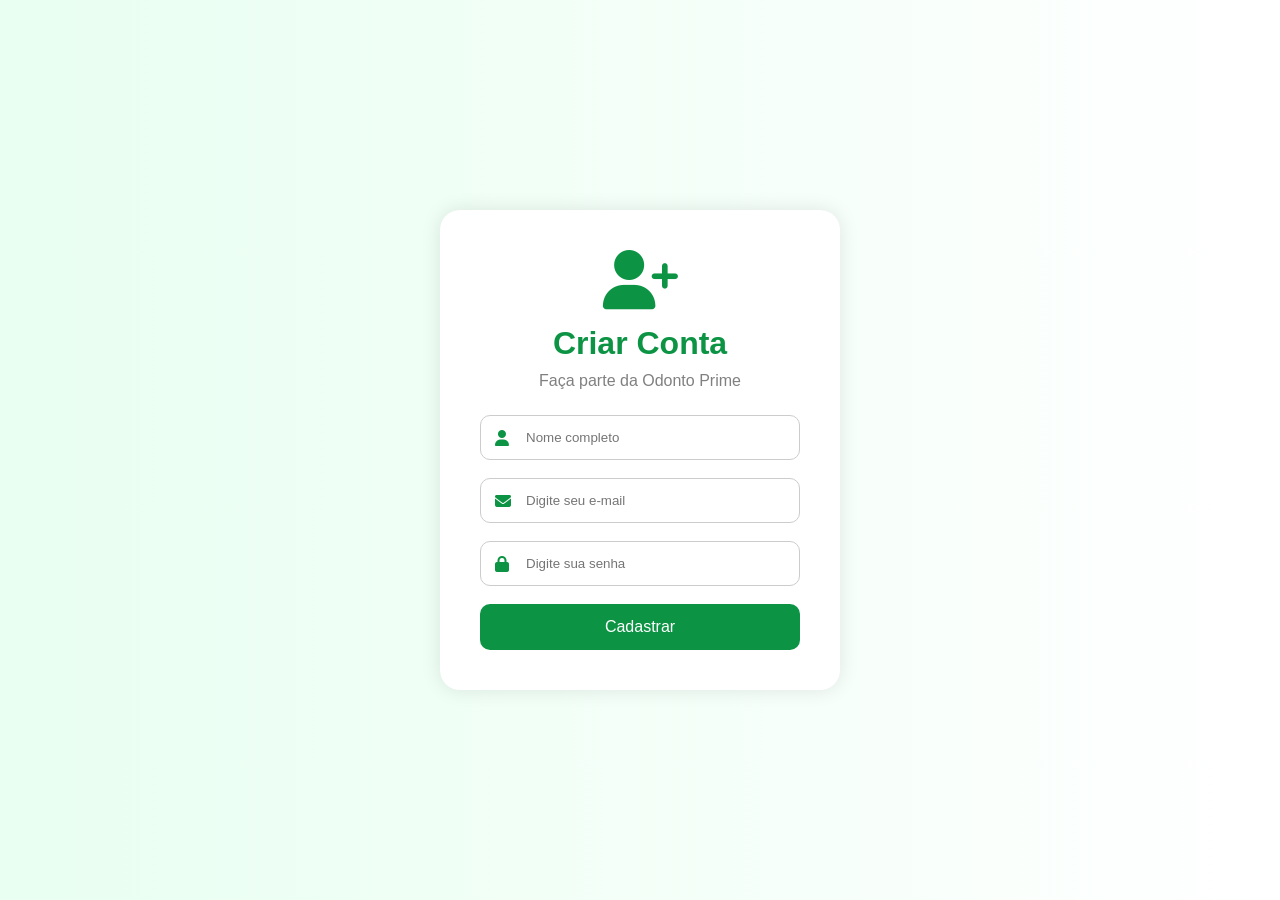
<file: cadastro.html>
<!DOCTYPE html>
<html lang="pt-br">
<head>

<meta charset="UTF-8">
<title>Cadastro</title>

<link rel="stylesheet" href="style.css">

<link rel="stylesheet"
href="https://cdnjs.cloudflare.com/ajax/libs/font-awesome/6.5.1/css/all.min.css">

</head>

<body class="bg-login">

<div class="login-box">

    <div class="logo-area">

        <i class="fa-solid fa-user-plus"></i>

        <h1>Criar Conta</h1>

        <p>
            Faça parte da Odonto Prime
        </p>

    </div>

    <div class="input-box">

        <i class="fa-solid fa-user"></i>

        <input
        type="text"
        id="nome"
        placeholder="Nome completo">

    </div>

    <div class="input-box">

        <i class="fa-solid fa-envelope"></i>

        <input
        type="email"
        id="email"
        placeholder="Digite seu e-mail">

    </div>

    <div class="input-box">

        <i class="fa-solid fa-lock"></i>

        <input
        type="password"
        id="senha"
        placeholder="Digite sua senha">

    </div>

    <button onclick="cadastrar()">
        Cadastrar
    </button>

</div>

<script src="auth.js"></script>

</body>
</html>
</file>
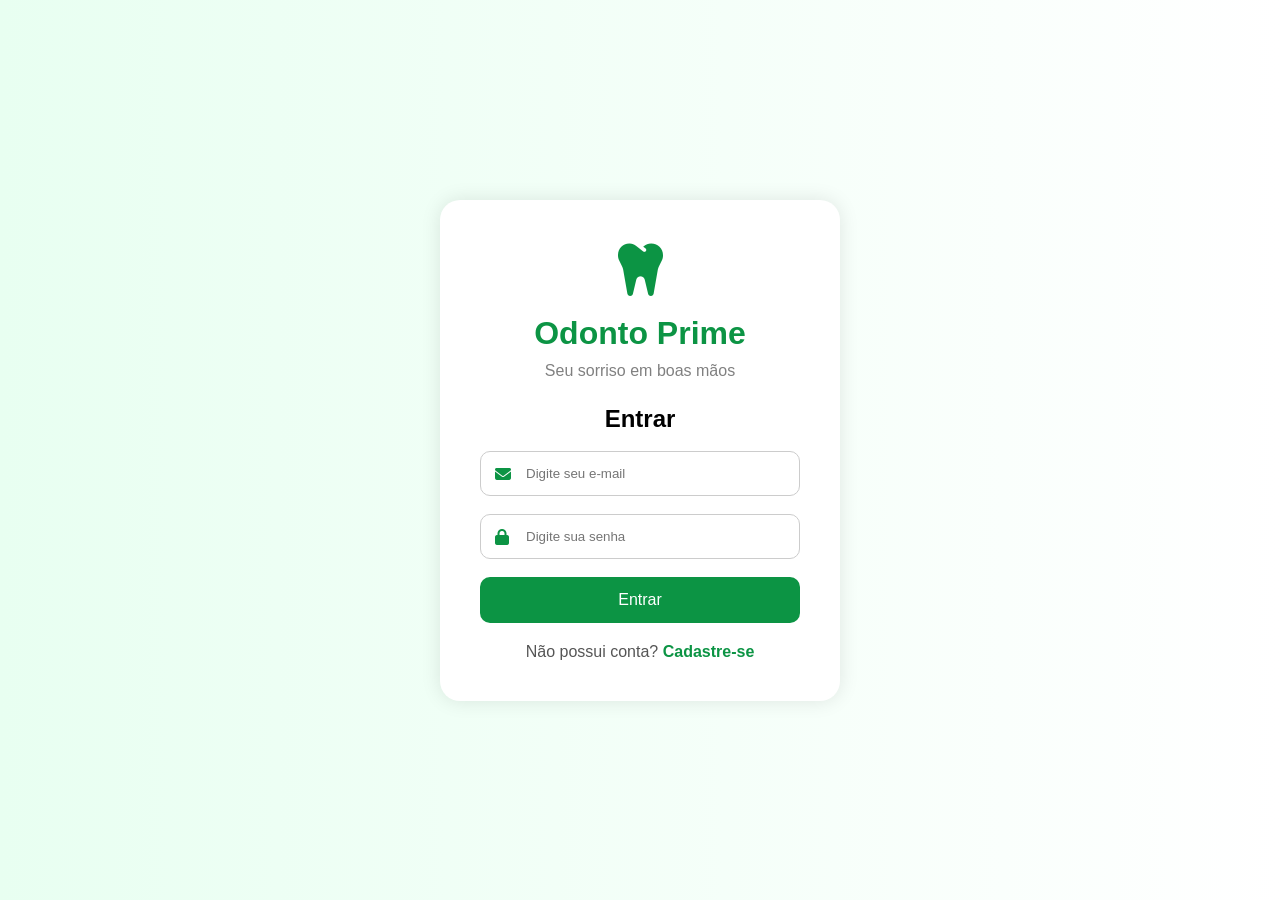
<file: login.html>
<!DOCTYPE html>
<html lang="pt-br">
<head>

<meta charset="UTF-8">
<title>Login - Odonto Prime</title>

<link rel="stylesheet" href="style.css">

<link rel="stylesheet"
href="https://cdnjs.cloudflare.com/ajax/libs/font-awesome/6.5.1/css/all.min.css">

</head>

<body class="bg-login">

<div class="login-box">

    <div class="logo-area">
        <i class="fa-solid fa-tooth"></i>
        <h1>Odonto Prime</h1>
        <p>
            Seu sorriso em boas mãos
        </p>
    </div>

    <h2>Entrar</h2>

    <div class="input-box">

        <i class="fa-solid fa-envelope"></i>

        <input
        type="email"
        id="email"
        placeholder="Digite seu e-mail">

    </div>

    <div class="input-box">

        <i class="fa-solid fa-lock"></i>

        <input
        type="password"
        id="senha"
        placeholder="Digite sua senha">

    </div>

    <button onclick="login()">
        Entrar
    </button>

    <p class="link">
        Não possui conta?

        <a href="cadastro.html">
            Cadastre-se
        </a>
    </p>

</div>

<script src="auth.js"></script>

</body>
</html>
</file>
<file: style.css>
/* RESET */

*{
    margin:0;
    padding:0;
    box-sizing:border-box;
    font-family:Arial, Helvetica, sans-serif;
}


/* BODY */

body{
    background:linear-gradient(
    to right,
    #e8fff1,
    #ffffff);

    min-height:100vh;
}


/* HEADER */

header{

    background:#0c9444;

    color:white;

    padding:20px 40px;

    display:flex;

    justify-content:space-between;

    align-items:center;

    box-shadow:0 2px 10px rgba(0,0,0,.1);
}

header h1{
    font-size:28px;
}

header nav a{

    color:white;

    text-decoration:none;

    margin-left:20px;

    font-weight:bold;

    transition:.3s;
}

header nav a:hover{
    opacity:.8;
}


/* BANNER */

.banner{

    height:500px;

    background:
    linear-gradient(
    rgba(0,0,0,.5),
    rgba(0,0,0,.5)),

    url('../img/banner.jpg');

    background-size:cover;

    background-position:center;

    display:flex;

    align-items:center;

    justify-content:center;

    text-align:center;

    color:white;

    padding:20px;
}

.banner-texto{
    animation:subir 1s;
}

.banner h2{

    font-size:55px;

    margin-bottom:20px;
}

.banner p{

    font-size:20px;

    margin-bottom:20px;
}


/* BOTÃO */

.btn{

    display:inline-block;

    padding:15px 35px;

    background:#0c9444;

    color:white;

    text-decoration:none;

    border-radius:10px;

    transition:.3s;
}

.btn:hover{

    background:#087536;

    transform:scale(1.05);
}


/* BENEFÍCIOS */

.beneficios{

    display:flex;

    justify-content:center;

    gap:30px;

    padding:60px 20px;

    flex-wrap:wrap;
}

.card{

    width:250px;

    background:white;

    padding:30px;

    border-radius:20px;

    text-align:center;

    box-shadow:0 0 15px rgba(0,0,0,.1);

    transition:.3s;
}

.card:hover{

    transform:translateY(-8px);
}

.card i{

    font-size:50px;

    color:#0c9444;

    margin-bottom:20px;
}

.card h3{
    color:#333;
}


/* LOGIN E CADASTRO */

.bg-login{

    display:flex;

    justify-content:center;

    align-items:center;

    height:100vh;
}

.login-box{

    width:400px;

    background:white;

    padding:40px;

    border-radius:20px;

    box-shadow:0 0 20px rgba(0,0,0,.1);

    text-align:center;

    animation:subir 1s;
}


/* LOGO */

.logo-area i{

    font-size:60px;

    color:#0c9444;

    margin-bottom:15px;
}

.logo-area h1{

    color:#0c9444;

    margin-bottom:10px;
}

.logo-area p{

    color:gray;

    margin-bottom:25px;
}


/* INPUTS */

.input-box{

    position:relative;

    margin:18px 0;
}

.input-box i{

    position:absolute;

    left:15px;

    top:15px;

    color:#0c9444;
}

.input-box input{

    width:100%;

    padding:14px 14px 14px 45px;

    border:1px solid #ccc;

    border-radius:10px;

    outline:none;

    transition:.3s;
}

.input-box input:focus{

    border-color:#0c9444;
}


/* BOTÕES */

button{

    width:100%;

    padding:14px;

    background:#0c9444;

    color:white;

    border:none;

    border-radius:10px;

    cursor:pointer;

    font-size:16px;

    transition:.3s;
}

button:hover{

    background:#087536;

    transform:scale(1.02);
}


/* LINKS */

.link{

    margin-top:20px;

    color:#555;
}

.link a{

    color:#0c9444;

    text-decoration:none;

    font-weight:bold;
}


/* CONTAINER */

.container{

    width:450px;

    margin:50px auto;

    background:white;

    padding:35px;

    border-radius:20px;

    box-shadow:0 0 15px rgba(0,0,0,.1);

    animation:subir 1s;
}

.container h2{

    text-align:center;

    margin-bottom:25px;

    color:#0c9444;
}

.container input{

    width:100%;

    margin:10px 0;

    padding:14px;

    border:1px solid #ccc;

    border-radius:10px;

    outline:none;
}


/* TÍTULOS */

.titulo{

    text-align:center;

    margin-top:40px;

    color:#0c9444;

    font-size:32px;
}


/* CARDS DOS MÉDICOS */

.medicos{

    display:flex;

    justify-content:center;

    gap:25px;

    padding:40px;

    flex-wrap:wrap;
}

.medico-card{

    width:300px;

    background:white;

    border-radius:20px;

    padding:20px;

    box-shadow:0 0 15px rgba(0,0,0,.1);

    transition:.3s;

    animation:subir 1s;

    text-align:center;
}

.medico-card:hover{

    transform:translateY(-8px);
}

.medico-card h3{

    color:#0c9444;

    margin-bottom:10px;
}

.medico-card p{

    margin-bottom:10px;

    color:#555;
}

.medico-card input{

    width:100%;

    margin:8px 0;

    padding:10px;

    border-radius:8px;

    border:1px solid #ccc;
}


/* ÍCONE DOS MÉDICOS */

.icone-medico{

    width:120px;

    height:120px;

    background:#e8fff1;

    border-radius:50%;

    display:flex;

    justify-content:center;

    align-items:center;

    margin:0 auto 20px auto;
}

.icone-medico i{

    font-size:55px;

    color:#0c9444;
}


/* DASHBOARD ADM */

.dashboard{

    display:flex;

    justify-content:center;

    gap:30px;

    padding:40px;

    flex-wrap:wrap;
}

.dashboard-card{

    width:400px;

    background:white;

    padding:30px;

    border-radius:20px;

    box-shadow:0 0 15px rgba(0,0,0,.1);

    transition:.3s;
}

.dashboard-card:hover{

    transform:translateY(-5px);
}

.dashboard-card i{

    font-size:45px;

    color:#0c9444;

    margin-bottom:20px;
}

.dashboard-card h3{

    margin-bottom:20px;

    color:#333;
}


/* ÁREA MÉDICA */

.medico-dashboard{

    padding:40px;
}

.welcome-box{

    background:white;

    padding:30px;

    border-radius:20px;

    margin-bottom:30px;

    box-shadow:0 0 15px rgba(0,0,0,.1);

    animation:subir 1s;
}

.welcome-box h2{

    color:#0c9444;

    margin-bottom:10px;
}

.welcome-box p{

    color:#666;
}

.consultas-box{

    background:white;

    padding:30px;

    border-radius:20px;

    box-shadow:0 0 15px rgba(0,0,0,.1);
}

.consultas-box h3{

    margin-bottom:20px;

    color:#0c9444;
}


/* CONSULTAS */

.consulta-card{

    background:#f5fff7;

    padding:20px;

    border-radius:15px;

    margin-top:15px;

    border-left:5px solid #0c9444;

    transition:.3s;
}

.consulta-card:hover{

    transform:scale(1.02);
}

.consulta-card h4{

    color:#0c9444;

    margin-bottom:10px;
}

.consulta-card p{

    margin-bottom:8px;

    color:#555;
}


/* CONSULTAS USUÁRIO */

#consultas{

    display:flex;

    justify-content:center;

    gap:20px;

    flex-wrap:wrap;

    padding:30px;
}


/* ANIMAÇÃO */

@keyframes subir{

    from{

        opacity:0;

        transform:translateY(30px);
    }

    to{

        opacity:1;

        transform:translateY(0);
    }
}


/* RESPONSIVIDADE */

@media(max-width:768px){

    header{

        flex-direction:column;

        gap:15px;

        text-align:center;
    }

    .banner{

        height:400px;
    }

    .banner h2{

        font-size:36px;
    }

    .banner p{

        font-size:18px;
    }

    .beneficios,
    .medicos,
    .dashboard,
    #consultas{

        flex-direction:column;

        align-items:center;
    }

    .container,
    .login-box,
    .dashboard-card,
    .medico-card{

        width:90%;
    }

    .titulo{

        font-size:28px;
    }
}

footer{

    background:#0c9444;

    color:white;

    text-align:center;

    padding:20px;

    margin-top:40px;
}
</file>
